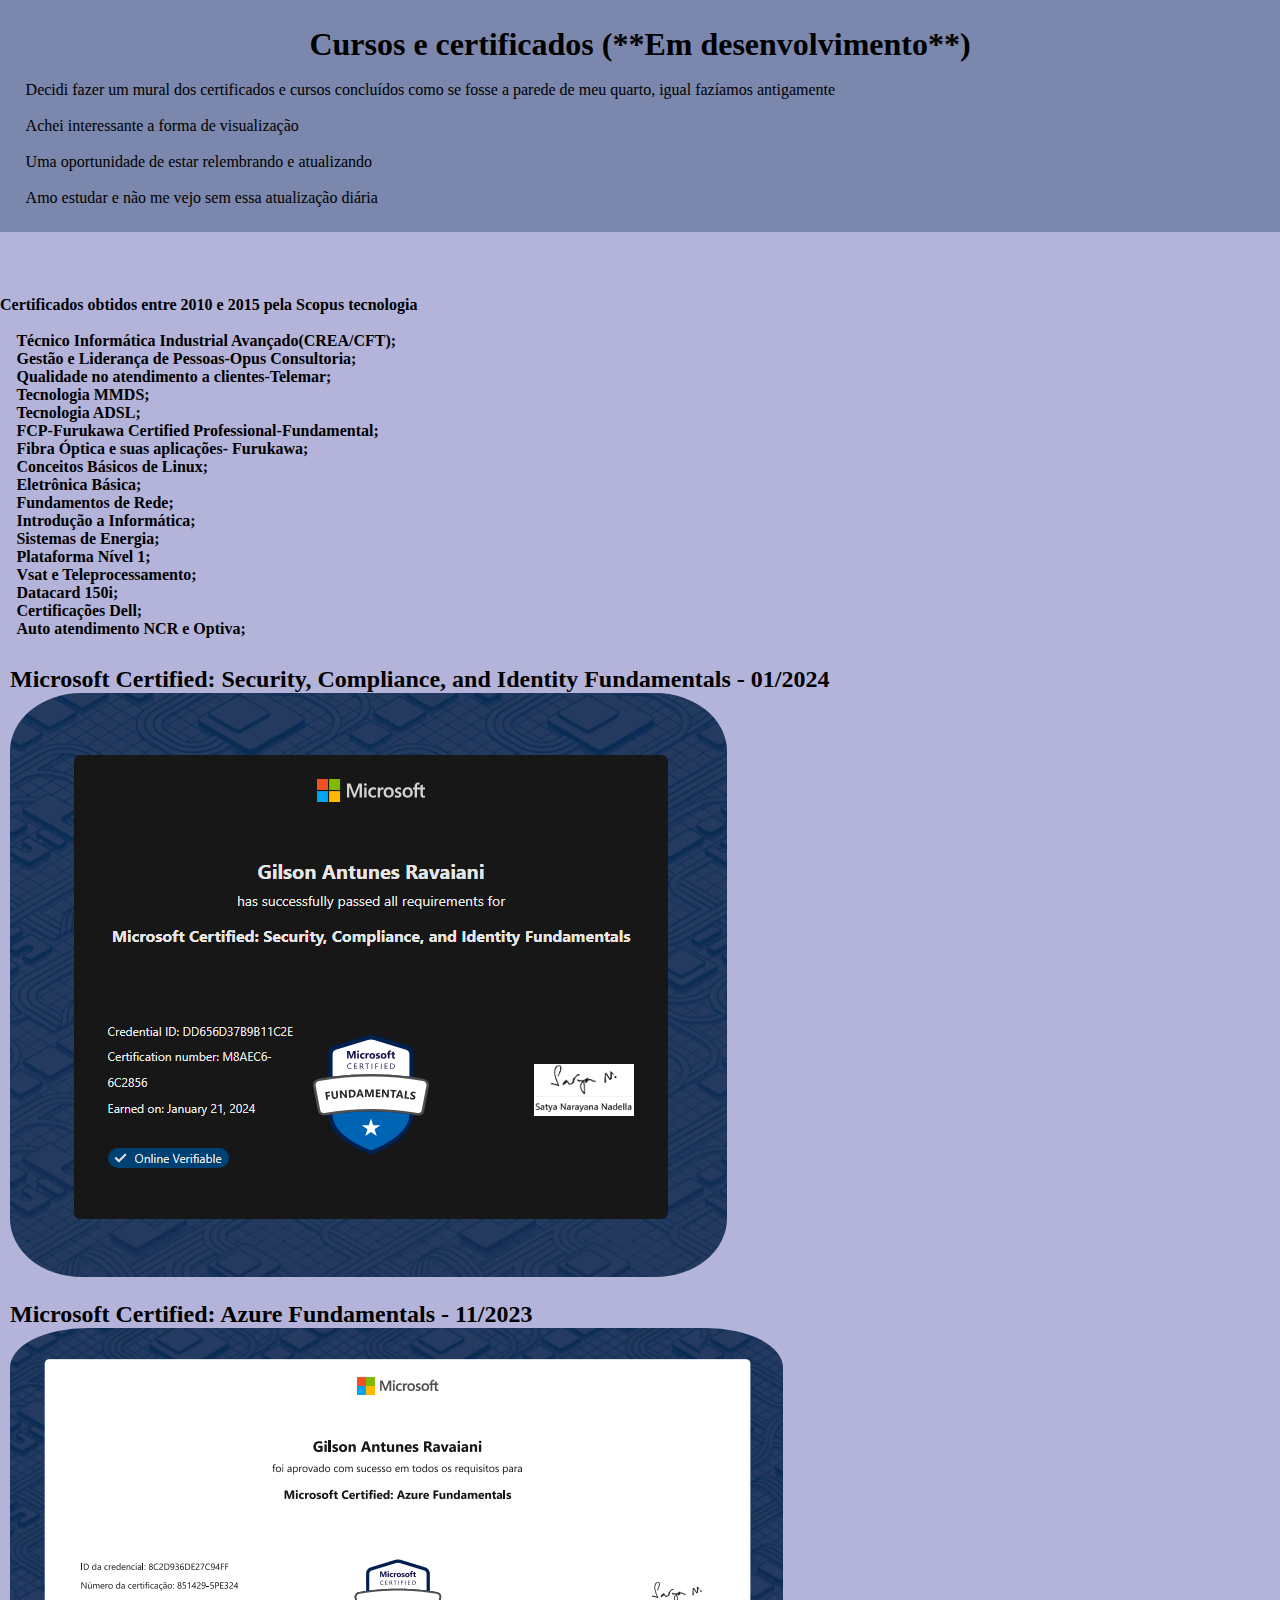
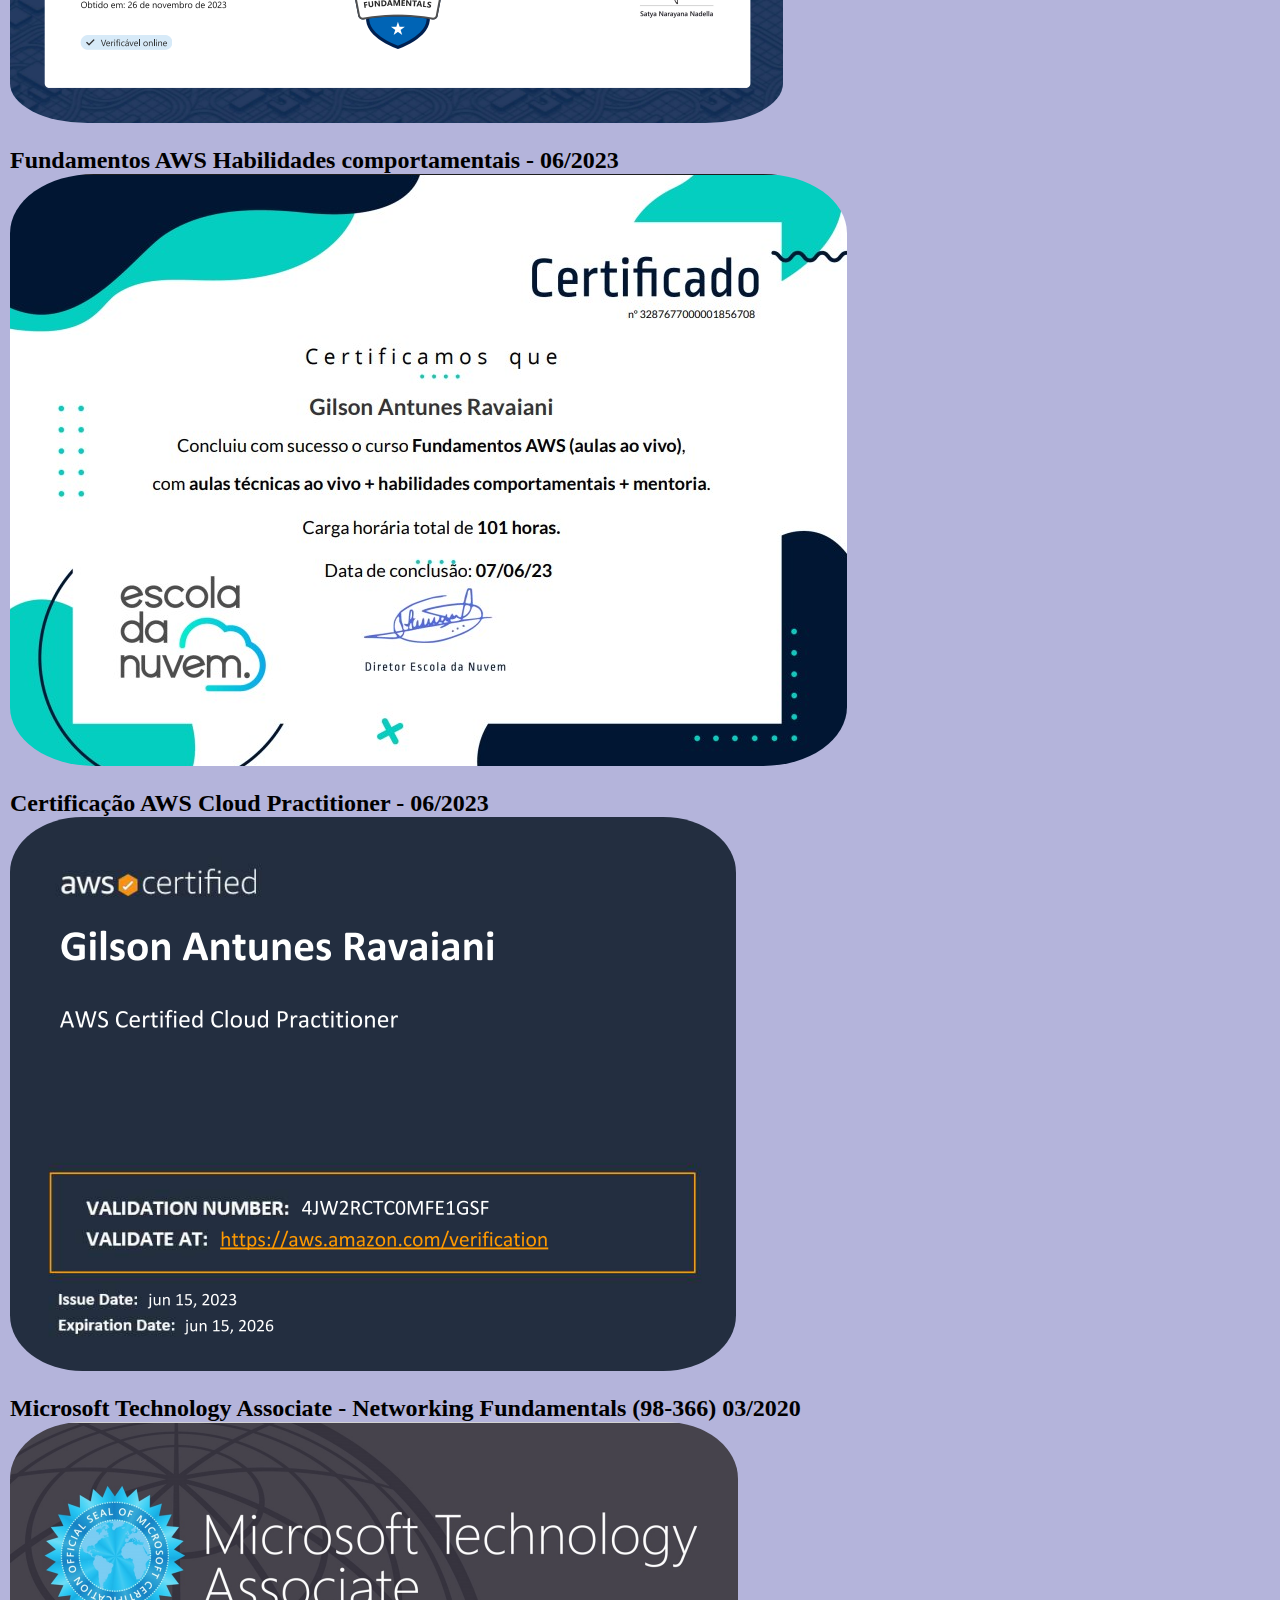
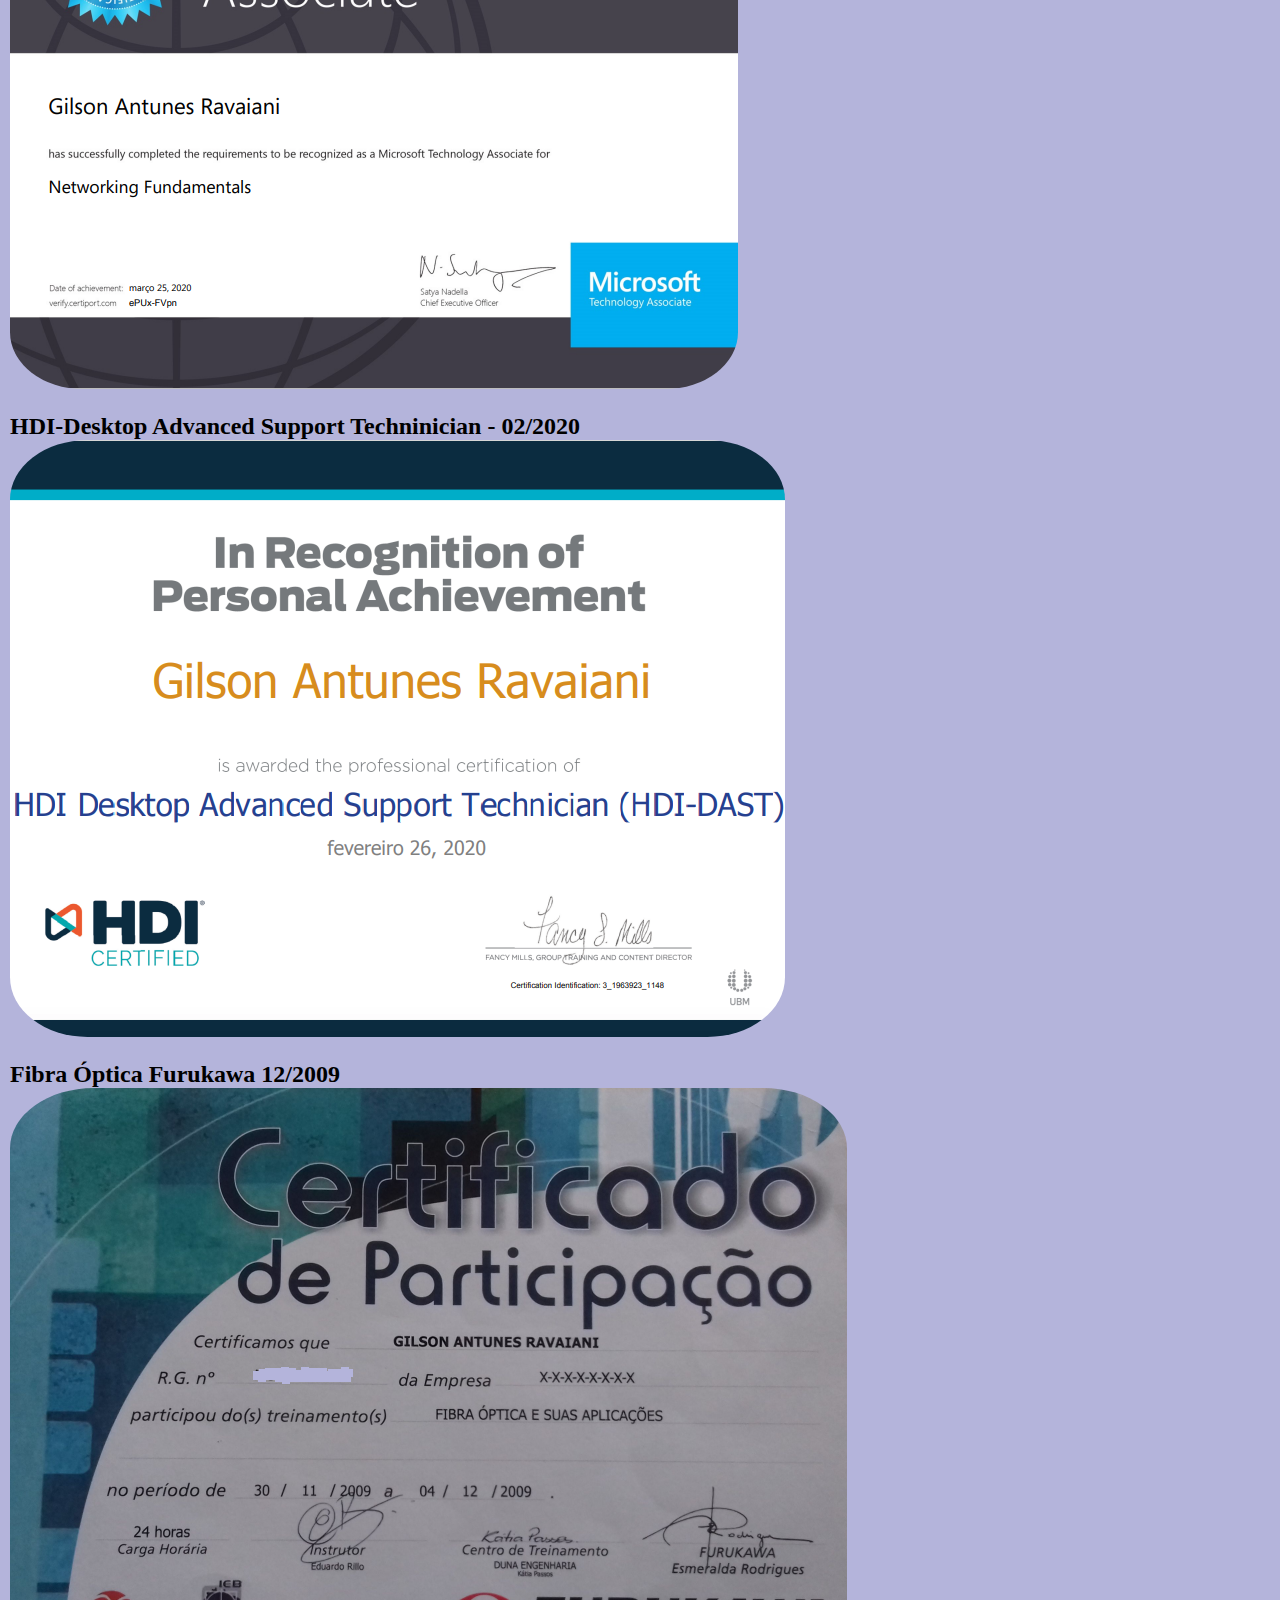
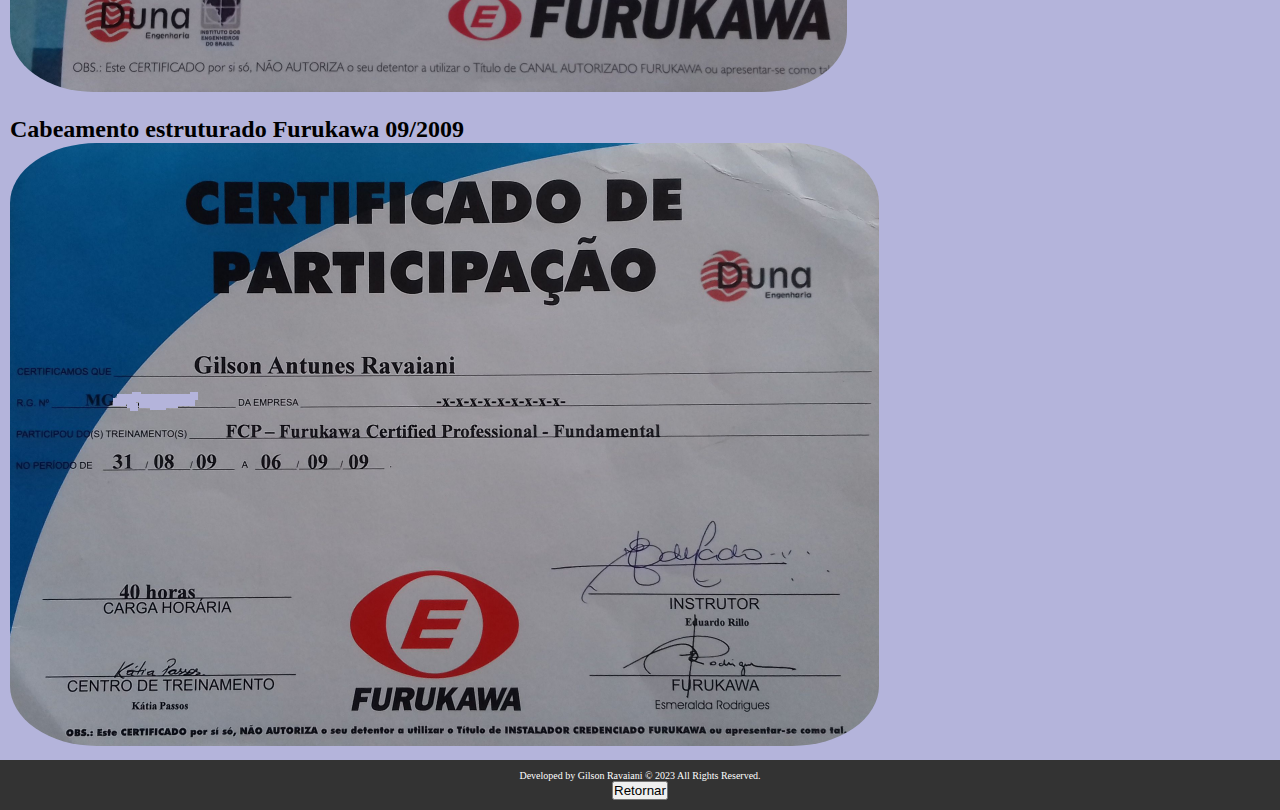
<file: cursos.html>
<!DOCTYPE html>
<html lang="en">

<head>
  <meta charset="UTF-8">
  <meta name="viewport" content="width=device-width, initial-scale=1.0">
  <link rel="stylesheet" href="cursos.css">
  <title>Cursos & Certificados</title>
</head>

<body>
  <header>
    <h1><strong>Cursos e certificados (**Em desenvolvimento**)</strong></h1><br>
    <p>Decidi fazer um mural dos certificados e cursos concluídos como se fosse a parede de meu quarto,
      igual fazíamos antigamente</p><br>
    <p>Achei interessante a forma de visualização</p><br>
    <p>Uma oportunidade de estar relembrando e atualizando</p><br>
    <p>Amo estudar e não me vejo sem essa atualização diária</p>
  </header>
  <main>
    <div class="cursos">
      <p>Certificados obtidos entre 2010 e 2015 pela Scopus tecnologia</p><br>
      <p> Técnico Informática Industrial Avançado(CREA/CFT);</p>
      <p> Gestão e Liderança de Pessoas-Opus Consultoria;</p>
      <p> Qualidade no atendimento a clientes-Telemar;</p>
      <p> Tecnologia MMDS;</p>
      <p> Tecnologia ADSL;</p>
      <p> FCP-Furukawa Certified Professional-Fundamental;</p>
      <p> Fibra Óptica e suas aplicações- Furukawa;</p>
      <p> Conceitos Básicos de Linux;</p>
      <p> Eletrônica Básica;</p>
      <p> Fundamentos de Rede;</p>
      <p> Introdução a Informática;</p>
      <p> Sistemas de Energia;</p>
      <p> Plataforma Nível 1;</p>
      <p> Vsat e Teleprocessamento;</p>
      <p> Datacard 150i;</p>
      <p> Certificações Dell;</p>
      <p> Auto atendimento NCR e Optiva;</p>
      <br>
    </div>
    <div class="gallery"><br>

      <figure class="photo">
        <figcaption>Microsoft Certified: Security, Compliance, and Identity Fundamentals - 01/2024</figcaption>
        <img src="./Imagens_Certificados/SC-900.png" alt="SC-900">    
      </figure>

      <figure class="photo">
        <figcaption>Microsoft Certified: Azure Fundamentals - 11/2023</figcaption>
        <img src="./Imagens_Certificados/Certificado_AZ900.png" alt="AZ900">
      </figure>

      <figure class="photo">
        <figcaption>Fundamentos AWS Habilidades comportamentais - 06/2023</figcaption>
        <img src="./Imagens_Certificados/06-EDN_070623.png" alt="EDN">
      </figure>


      <figure class="photo">
        <figcaption>Certificação AWS Cloud Practitioner - 06/2023</figcaption>
        <img src="./Imagens_Certificados/05-AWS_CP_150623.png" alt="AWS-CP">
      </figure>


      <figure class="photo">
        <figcaption>Microsoft Technology Associate - Networking Fundamentals (98-366) 03/2020 </figcaption>
        <img src="./Imagens_Certificados/04-MTA 98-366_Microsoft_250320.png" alt="MTA-Microsoft">
      </figure>


      <figure class="photo">
        <figcaption>HDI-Desktop Advanced Support Techninician - 02/2020</figcaption>
        <img src="./Imagens_Certificados/03-HDI-DAST_260220.png" alt="HDI-DAST">
      </figure>


      <figure class="photo">
        <figcaption>Fibra Óptica Furukawa 12/2009</figcaption>
        <img src="./Imagens_Certificados/02-FibraÓptica_Furukawa041209.png" alt="FibraÓptica">
      </figure>

      <figure class="photo">
        <figcaption>Cabeamento estruturado Furukawa 09/2009 </figcaption>
        <img src="./Imagens_Certificados/01-CabeamentoEstruturado_Furukawa060909.png" alt="Cabeamento estruturado">
      </figure>
    </div>
  </main>
  <footer>
    <div>
      <p>Developed by Gilson Ravaiani © 2023 All Rights Reserved.</p>
    </div>
    <!-- Botão de retorno -->
    <button id="botao-retornar">Retornar</button>
    <!-- Seu conteúdo da página aqui -->
    <script src="script.js"></script>
  </footer>
</body>

</html>
</file>
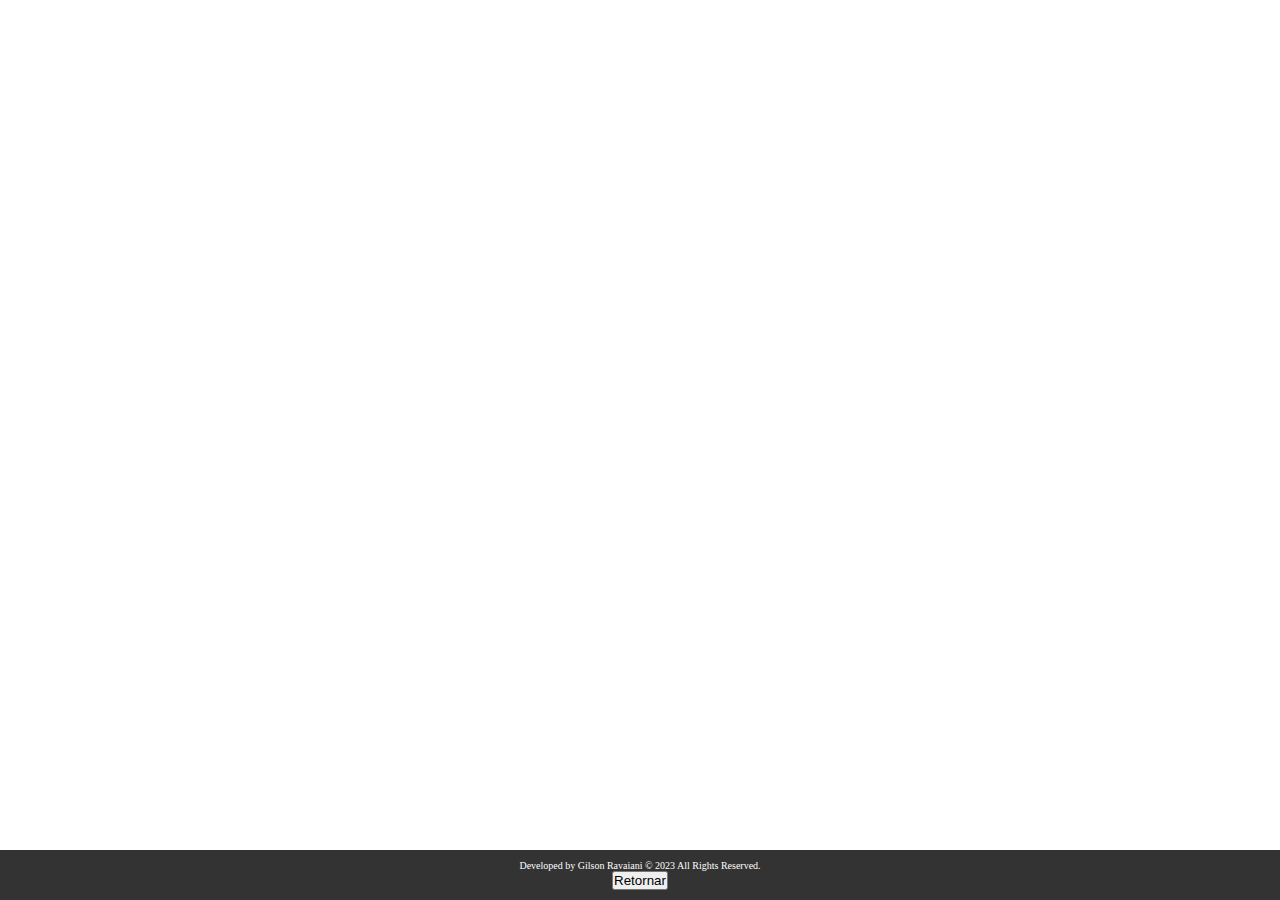
<file: projetos.html>
<!DOCTYPE html>
<html lang="en">
<head>
  <meta charset="UTF-8">
  <meta name="viewport" content="width=device-width, initial-scale=1.0">
  <link rel="stylesheet" href="projetos.css">
  <title>Projetos</title>
</head>
<body>
  

  <footer>    

    <div>
        <p>Developed by Gilson Ravaiani © 2023 All Rights Reserved.</p>       
    </div>
    
    <!-- Botão de retorno -->
    <button id="botao-retornar">Retornar</button>

    <!-- Seu conteúdo da página aqui -->

    <script src="script.js"></script>

</footer>
</body>
</html>
</file>
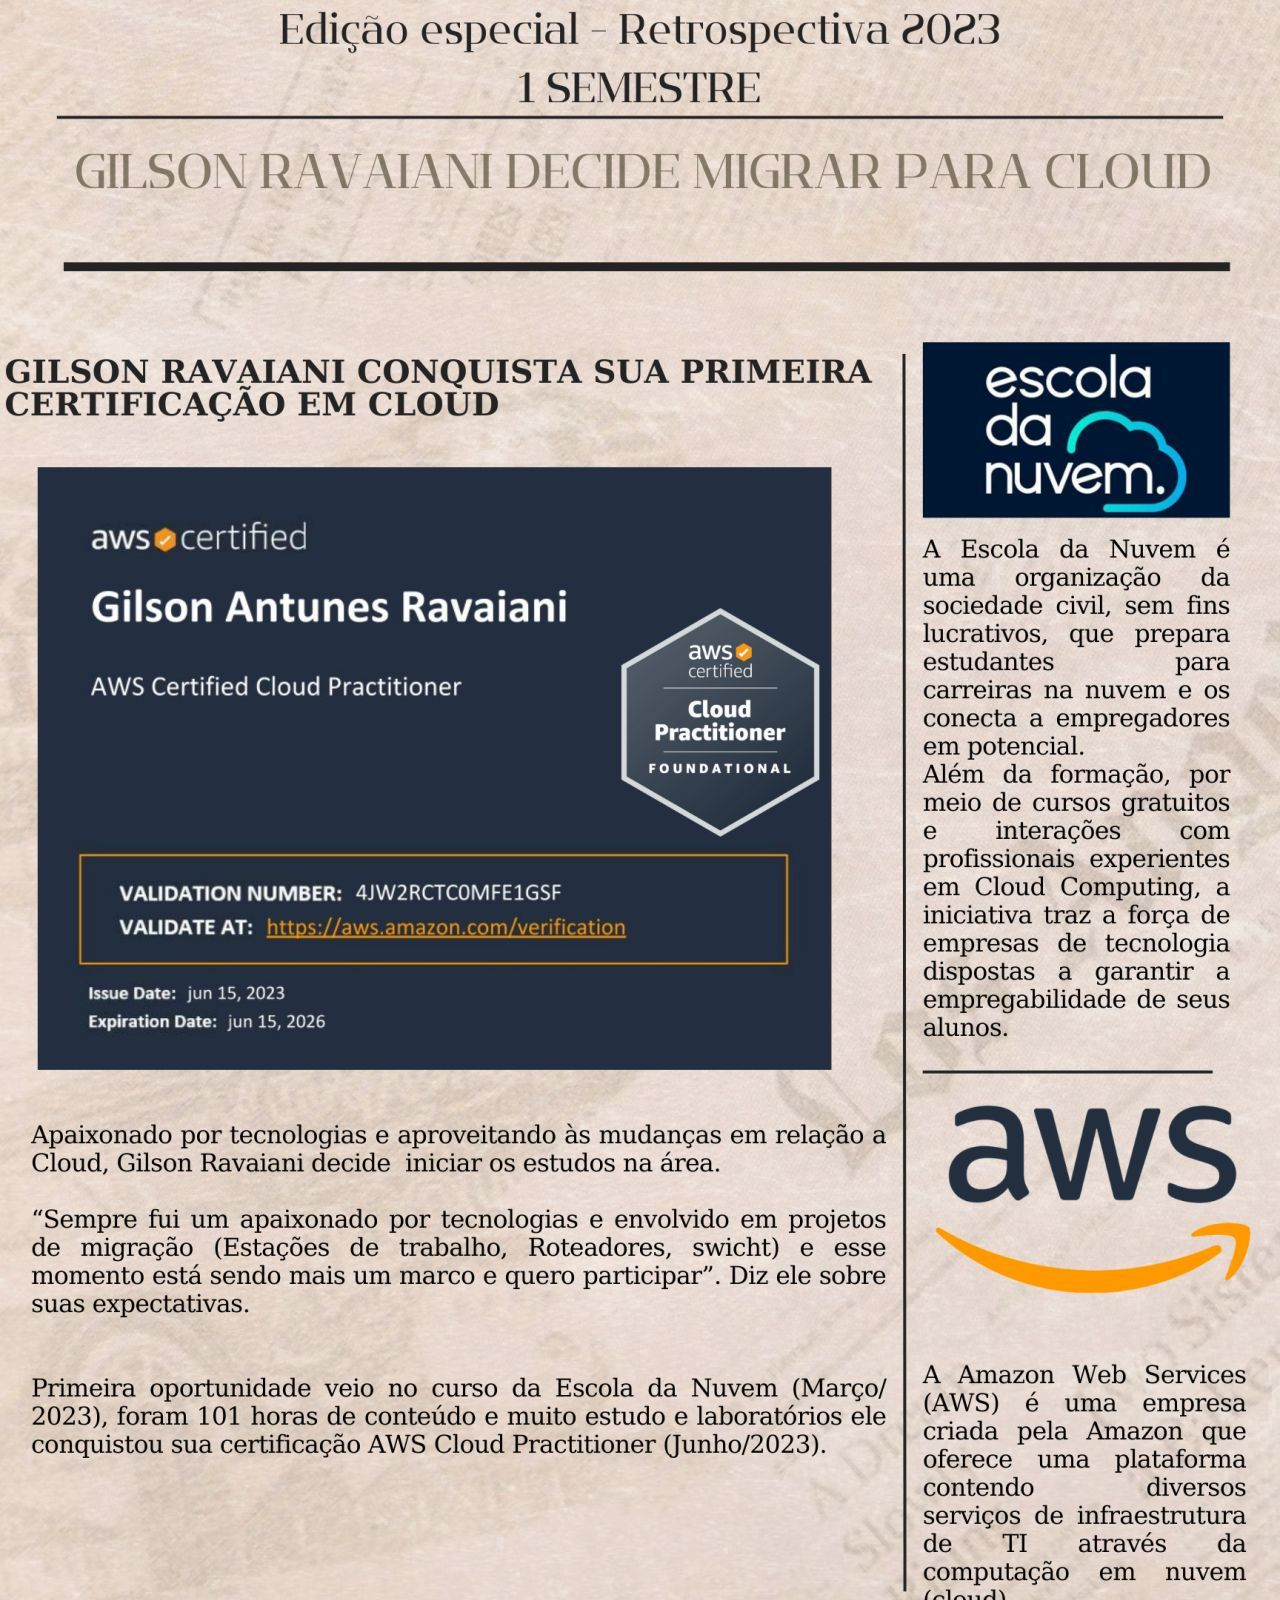
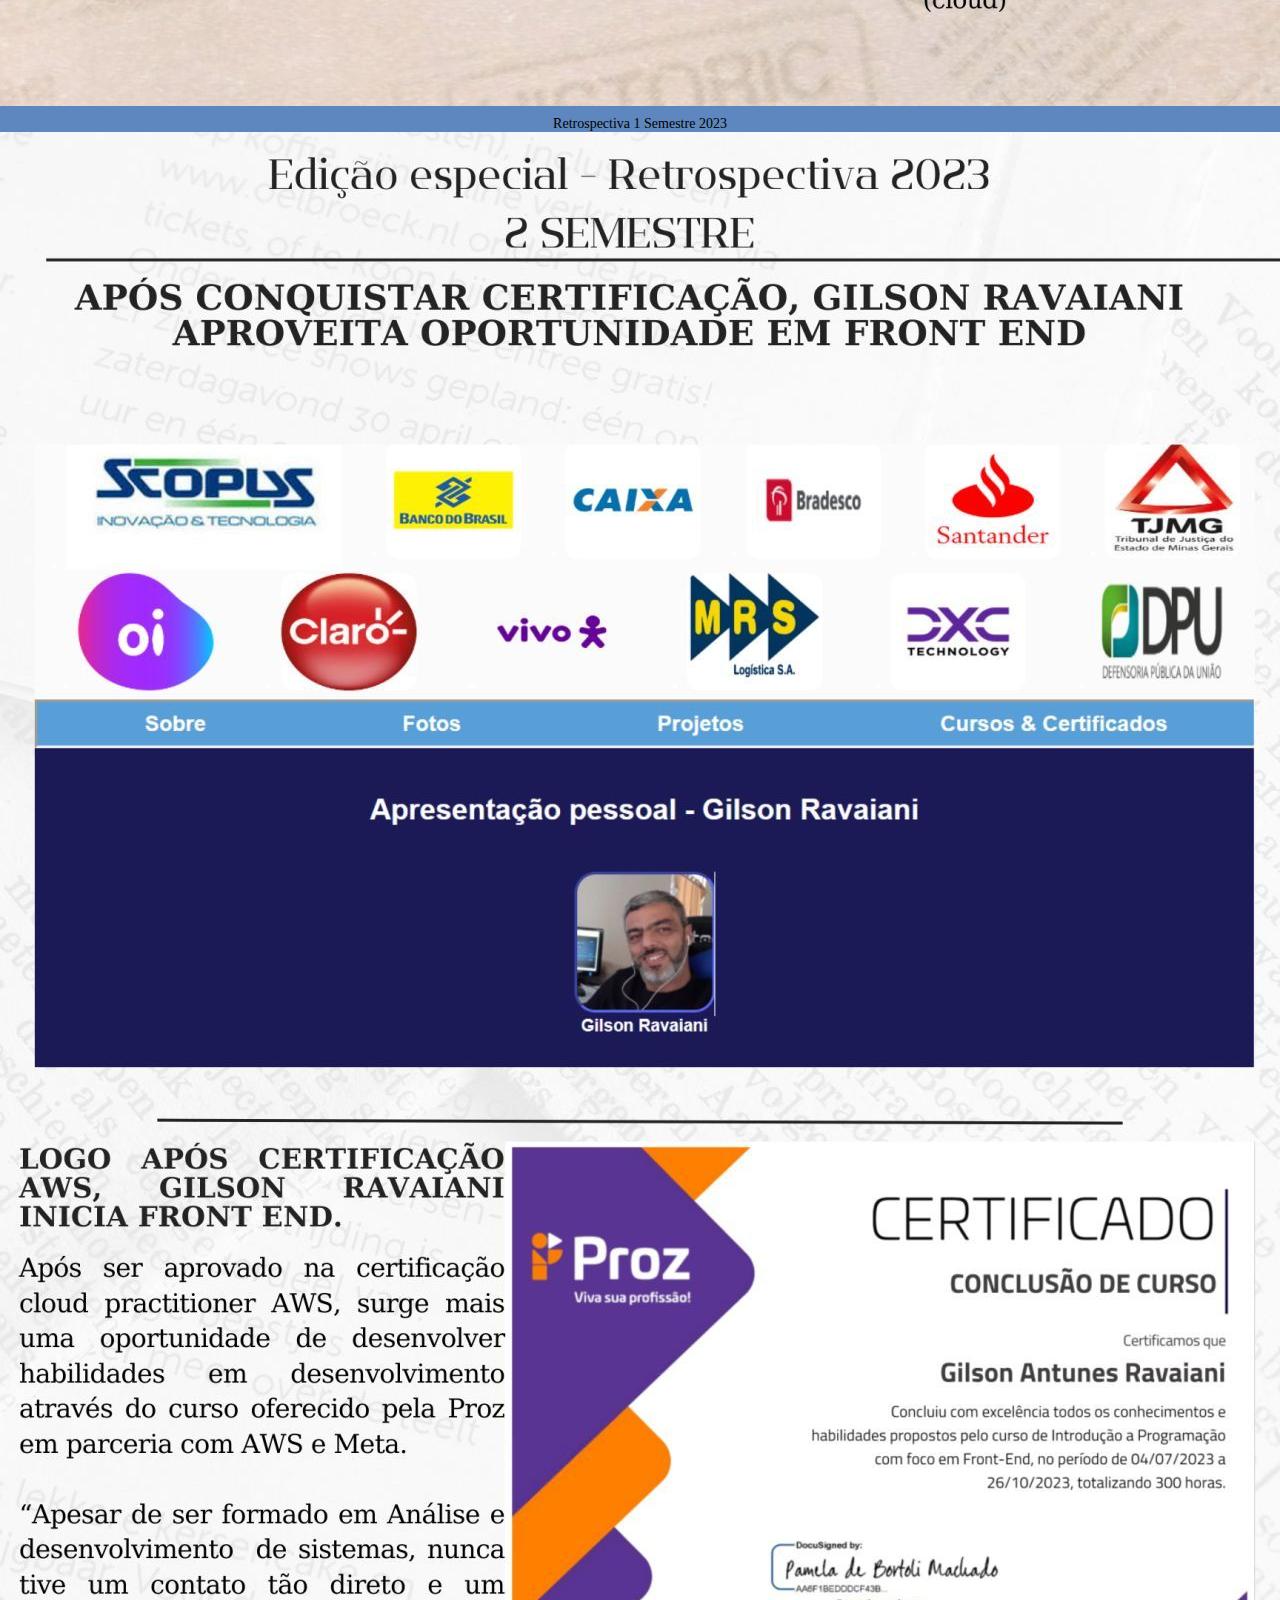
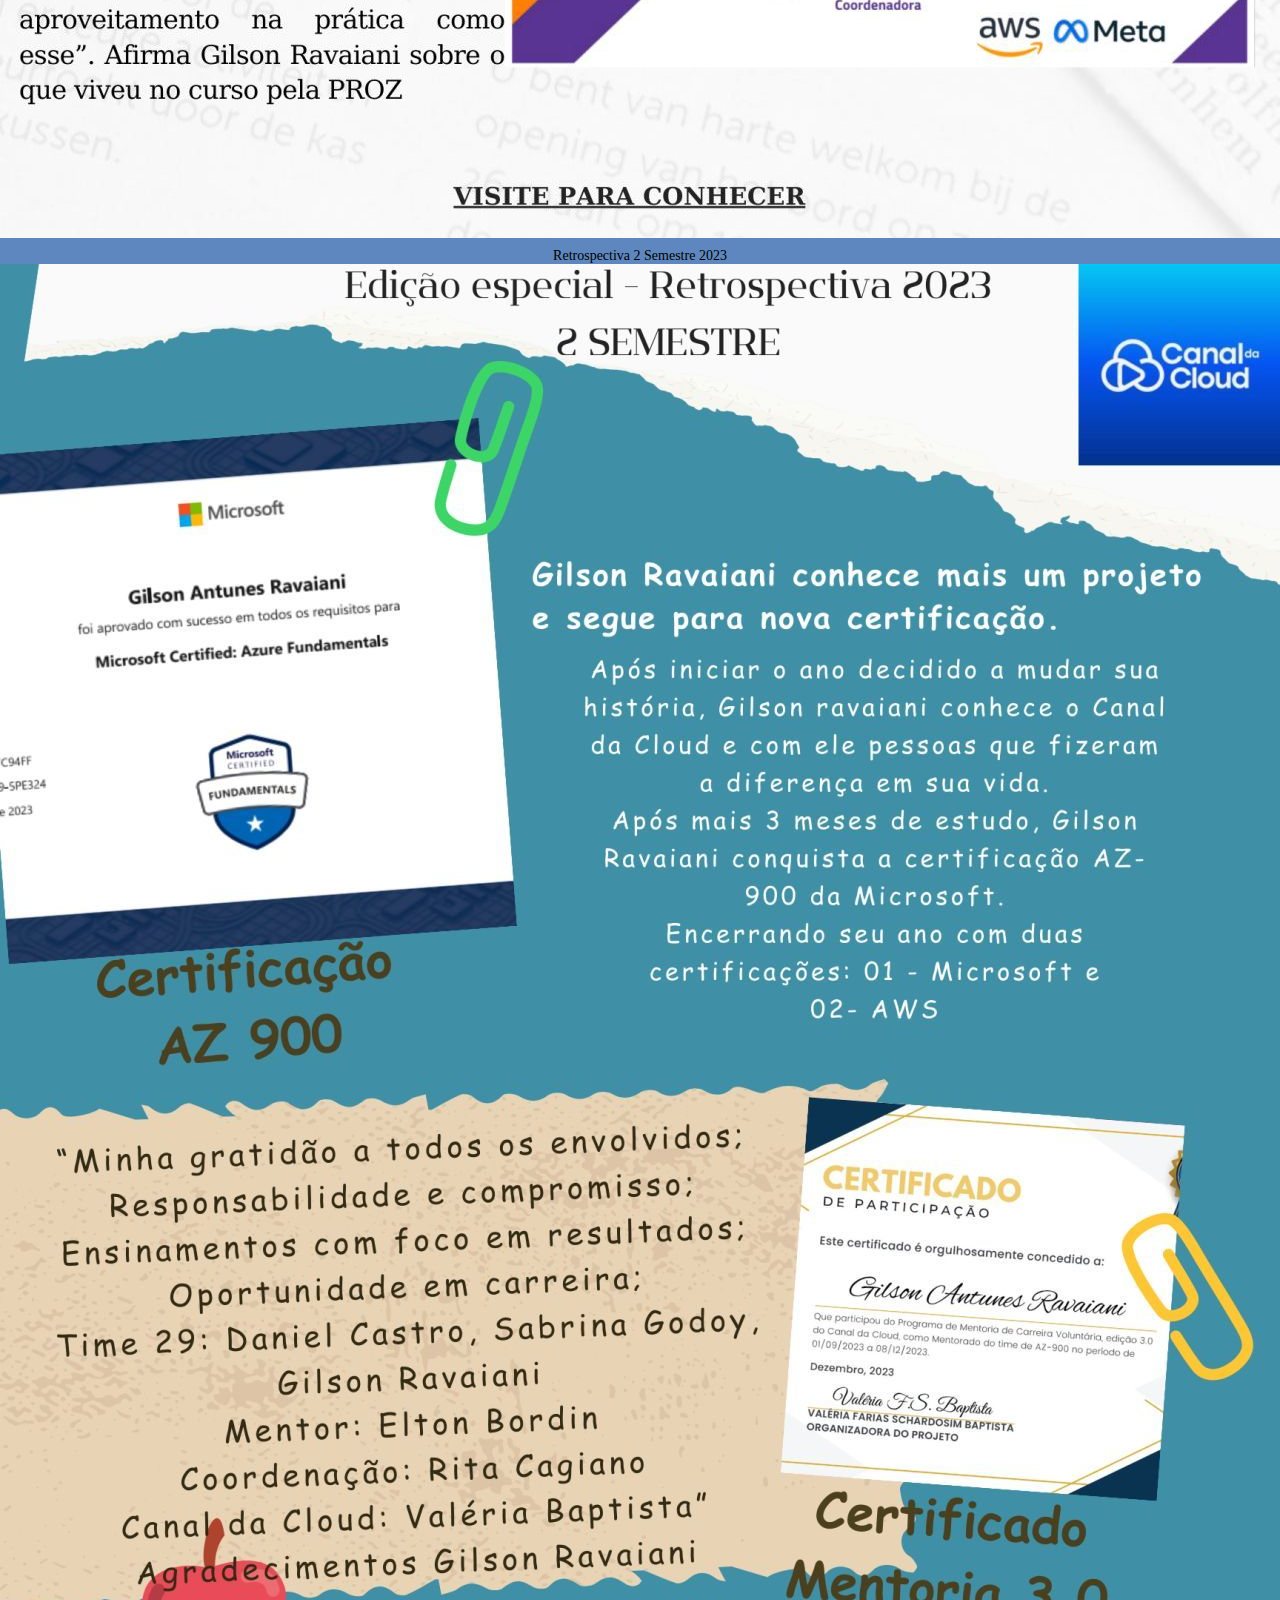
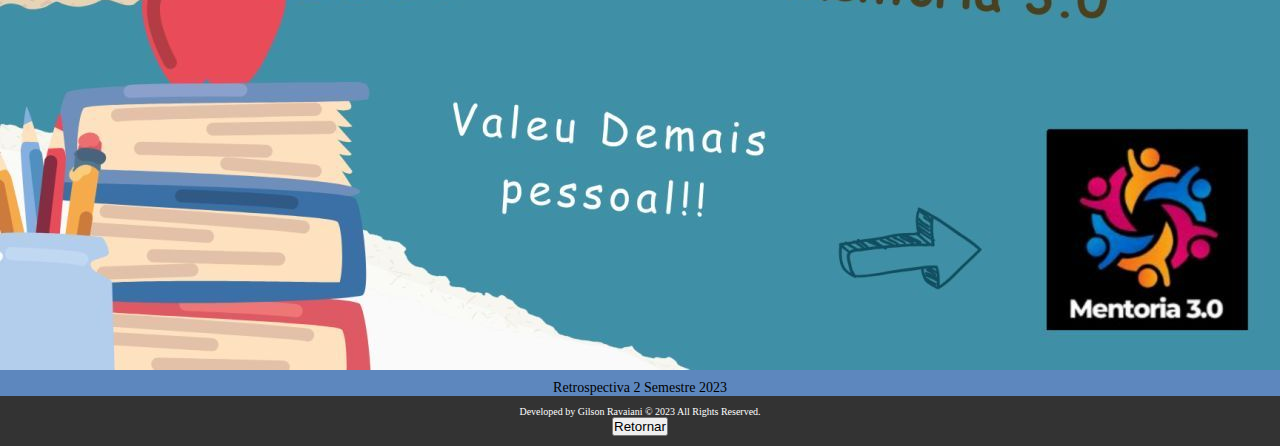
<file: sobre.html>
<!DOCTYPE html>
<html lang="en">

<head>
  <meta charset="UTF-8">
  <meta name="viewport" content="width=device-width, initial-scale=1.0">
  <link rel="stylesheet" href="sobre.css">
  <title>Sobre</title>
</head>


<body>
  <header>

  </header>
  <main>
    <figure class="photo">
      <img src="./Imagens/Retro_AWS.jpg" alt="aws">
      <figcaption>Retrospectiva 1 Semestre 2023</figcaption>
    </figure>
    <figure class="photo">
      <img src="./Imagens/Retro_PROZ.jpg" alt="proz">
      <figcaption>Retrospectiva 2 Semestre 2023</figcaption>
    </figure>
    <figure class="photo">
      <img src="./Imagens/Retro_Azure.jpg" alt="azure">
      <figcaption>Retrospectiva 2 Semestre 2023</figcaption>
    </figure>
  </main>
  <footer>

    <div>
      <p>Developed by Gilson Ravaiani © 2023 All Rights Reserved.</p>
    </div>

    <!-- Botão de retorno -->
    <button id="botao-retornar">Retornar</button>

    <!-- Seu conteúdo da página aqui -->

    <script src="script.js"></script>

  </footer>
</body>

</html>
</file>
<file: cursos.css>
* {
  margin: 0;
  padding: 0;
  box-sizing: border-box;
}

header {
  background-color: rgb(123, 135, 172);
  padding: 2%;
}

h1 {
  text-align: center;
}

main {
  padding-top: 5%;
  background-color: rgb(180, 180, 219);
}

img {
  border-radius: 10%;
}

.gallery {
  display: flex;
  flex-wrap: wrap;
  justify-content: center;
}

.photo {
  flex: 1 1 30%;
  margin: 10px;
  box-sizing: border-box;
}

figcaption {
  font-weight: bold;
  text-align: left;
  font-size: 150%;
}

.cursos {
  font-weight: bold;
}

footer {
  background-color: #333;
  color: #fff;
  padding: 10px;
  text-align: center;
  position: relative;
  bottom: 0;
  width: 100%;
  font-size: 10px;
}

/* Media Queries for responsiveness */
@media (max-width: 768px) {
  .photo {
    flex: 1 1 45%;
  }
}

@media (max-width: 480px) {
  .photo {
    flex: 1 1 100%;
  }
}
</file>
<file: projetos.css>
* {
  margin: 0;
  padding: 0;
  box-sizing: border-box;
}

body {
  /* background-color: rgb(100, 87, 223); */
  background-image: url(https://github.com/GilsonRavaiani/gilsonravaiani/assets/101072367/bd70641e-d4f5-43ac-9844-e7e2d045c21c);
  /* Substitua pelo URL ou caminho da sua imagem */
  background-size: cover;
  /* Ajusta a imagem para cobrir todo o elemento body */
  background-repeat: no-repeat;
  /* Evita a repetição da imagem */
  background-attachment: fixed;
  /* Mantém a imagem fixa enquanto a página rola */
  background-position: center;
  /* Centraliza a imagem */
  min-height: 100vh;
  /* Ensure the body takes at least the full viewport height */
  display: flex;
  flex-direction: column;
}

footer {
  background-color: #333;
  color: #fff;
  padding: 10px;
  text-align: center;
  position: relative;
  /* Use relative positioning */
  margin-top: auto;
  /* Push the footer to the bottom */
  width: 100%;
  font-size: 10px;
}
</file>
<file: sobre.css>
/* Reset and base styles */
* {
  margin: 0;
  padding: 0;
  box-sizing: border-box;
}

body {
  display: flex;
  flex-direction: column;
  justify-content: center; /* Centraliza o conteúdo verticalmente */
  align-items: center; /* Centraliza o conteúdo horizontalmente */
  min-height: 100vh;
  background-color: rgb(93, 135, 190);
  background-repeat: no-repeat;
  background-size: cover;
}

footer {
  background-color: #333;
  color: #fff;
  padding: 10px;
  text-align: center;
  width: 100%;
  font-size: 10px;
  margin-top: auto;
}

/* Container and photo styles */
.figures-container {
  display: flex;
  justify-content: center; /* Centraliza horizontalmente as figuras */
  align-items: center; /* Centraliza verticalmente as figuras */
  gap: 20px; /* Espaçamento entre as figuras */
  width: 100%; /* A largura do contêiner é 100% da largura da tela */
}

.photo {
  display: flex;
  flex-direction: column;
  align-items: center;
  justify-content: center;
  width: 100%;
}

.photo img {
  display: block;
  margin-left: auto;
  margin-right: auto;
  width: 100%; /* A imagem ocupa 90% da largura do contêiner */
  height: auto;
  
}

.photo figcaption {
  margin-top: 10px;
  font-size: 14px;
  text-align: center; /* Centraliza o texto da legenda */
}
</file>
